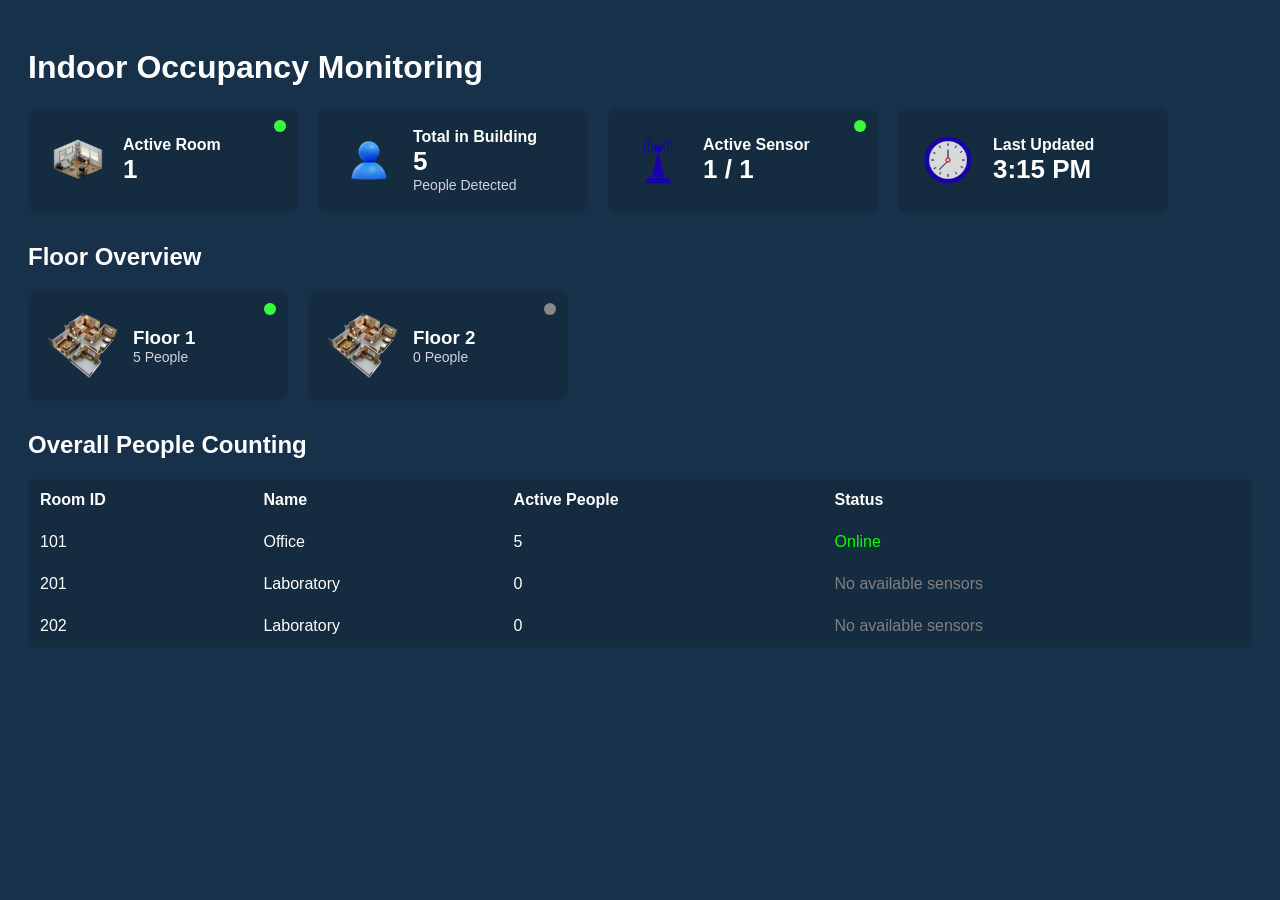
<file: index.html>
<!DOCTYPE html>
<html lang="en">
<head>
<meta charset="UTF-8">
<title>Indoor Occupancy Monitoring</title>
<link rel="stylesheet" href="css/style.css">
</head>

<body>

<h1>Indoor Occupancy Monitoring</h1>

<!-- TOP CARDS -->
<div class="cards">

<div class="card">

    <span class="status-dot green"></span>

    <img src="assets/room_active.png" class="card-img">
    <div class="card-text">
        <h3>Active Room</h3>
        <h2>1</h2>
    </div>
</div>

<div class="card">
    <img src="assets/current_people.png" class="card-img">
    <div class="card-text">
        <h3>Total in Building</h3>
        <h2>5</h2>
        <p>People Detected</p>
    </div>
</div>

<div class="card">

    <span class="status-dot green"></span>

    <img src="assets/sensor.png" class="card-img">
    <div class="card-text">
        <h3>Active Sensor</h3>
        <h2>1 / 1</h2>
    </div>
</div>

<div class="card">
    <img src="assets/clock_update.png" class="card-img">
    <div class="card-text">
        <h3>Last Updated</h3>
        <h2>3:15 PM</h2>
    </div>
</div>

</div>


<!-- FLOOR OVERVIEW -->
<h2>Floor Overview</h2>

<div class="floors">

<a href="floor1.html" class="floor">

    <span class="status-dot green"></span>

    <img src="assets/floor_icon.png" class="floor-img">
    <div class="floor-text">
        <h3>Floor 1</h3>
        <p>5 People</p>
    </div>
</a>

<a href="floor2.html" class="floor">

    <span class="status-dot grey"></span>

    <img src="assets/floor_icon.png" class="floor-img">
    <div class="floor-text">
        <h3>Floor 2</h3>
        <p>0 People</p>
    </div>
</a>

</div>


<!-- PEOPLE COUNT TABLE -->
<h2>Overall People Counting</h2>

<table>

<tr>
<th>Room ID</th>
<th>Name</th>
<th>Active People</th>
<th>Status</th>
</tr>

<tr>
<td>101</td>
<td>Office</td>
<td>5</td>
<td class="online">Online</td>
</tr>

<tr>
<td>201</td>
<td>Laboratory</td>
<td>0</td>
<td class="nosensors">No available sensors</td>
</tr>

<tr>
<td>202</td>
<td>Laboratory</td>
<td>0</td>
<td class="nosensors">No available sensors</td>
</tr>

</table>

</body>
</html>
</file>
<file: css/style.css>
body{
font-family:Arial;
background:#17314a;
color:white;
padding:20px;
}

/* DASHBOARD CARDS */

.cards{
display:flex;
gap:20px;
margin-bottom:30px;
}

.card{
position:relative;
background:#152b3f;
padding:20px;
border-radius:10px;
width:230px;

display:flex;
align-items:center;
gap:15px;
}

.card-img{
width:60px;
height:60px;
object-fit:contain;
}

.card-text h3{
margin:0;
font-size:16px;
}

.card-text h2{
margin:0;
font-size:26px;
}

.card-text p{
margin:0;
font-size:14px;
opacity:0.8;
}


/* FLOOR CARDS */

.floors{
display:flex;
gap:20px;
margin-bottom:30px;
}

.floor{
position:relative;
background:#152b3f;
padding:20px;
border-radius:10px;
width:220px;

display:flex;
align-items:center;
gap:15px;

text-decoration:none;
color:white;
}

.floor:hover{
background:#152b3f;
}

.floor-img{
width:70px;
height:70px;
object-fit:contain;
}

.floor-text h3{
margin:0;
}

.floor-text p{
margin:0;
font-size:14px;
opacity:0.8;
}


/* TABLE */

table{
width:100%;
border-collapse:collapse;
background:#152b3f;
}

th, td{
padding:12px;
text-align:left;
}

td:nth-child(3){
text-align:left;
}

.online{
color:lime;
}

.offline{
color:red;
}

.nosensors{
color:grey; 
}

.status-dot{
position:absolute;
width:12px;
height:12px;
border-radius:50%;
top:12px;
right:12px;
}

.green{
background:#38ff3e;
}

.red{
background:#ff3b3b;
}

.grey{
background:#888;
}
</file>
